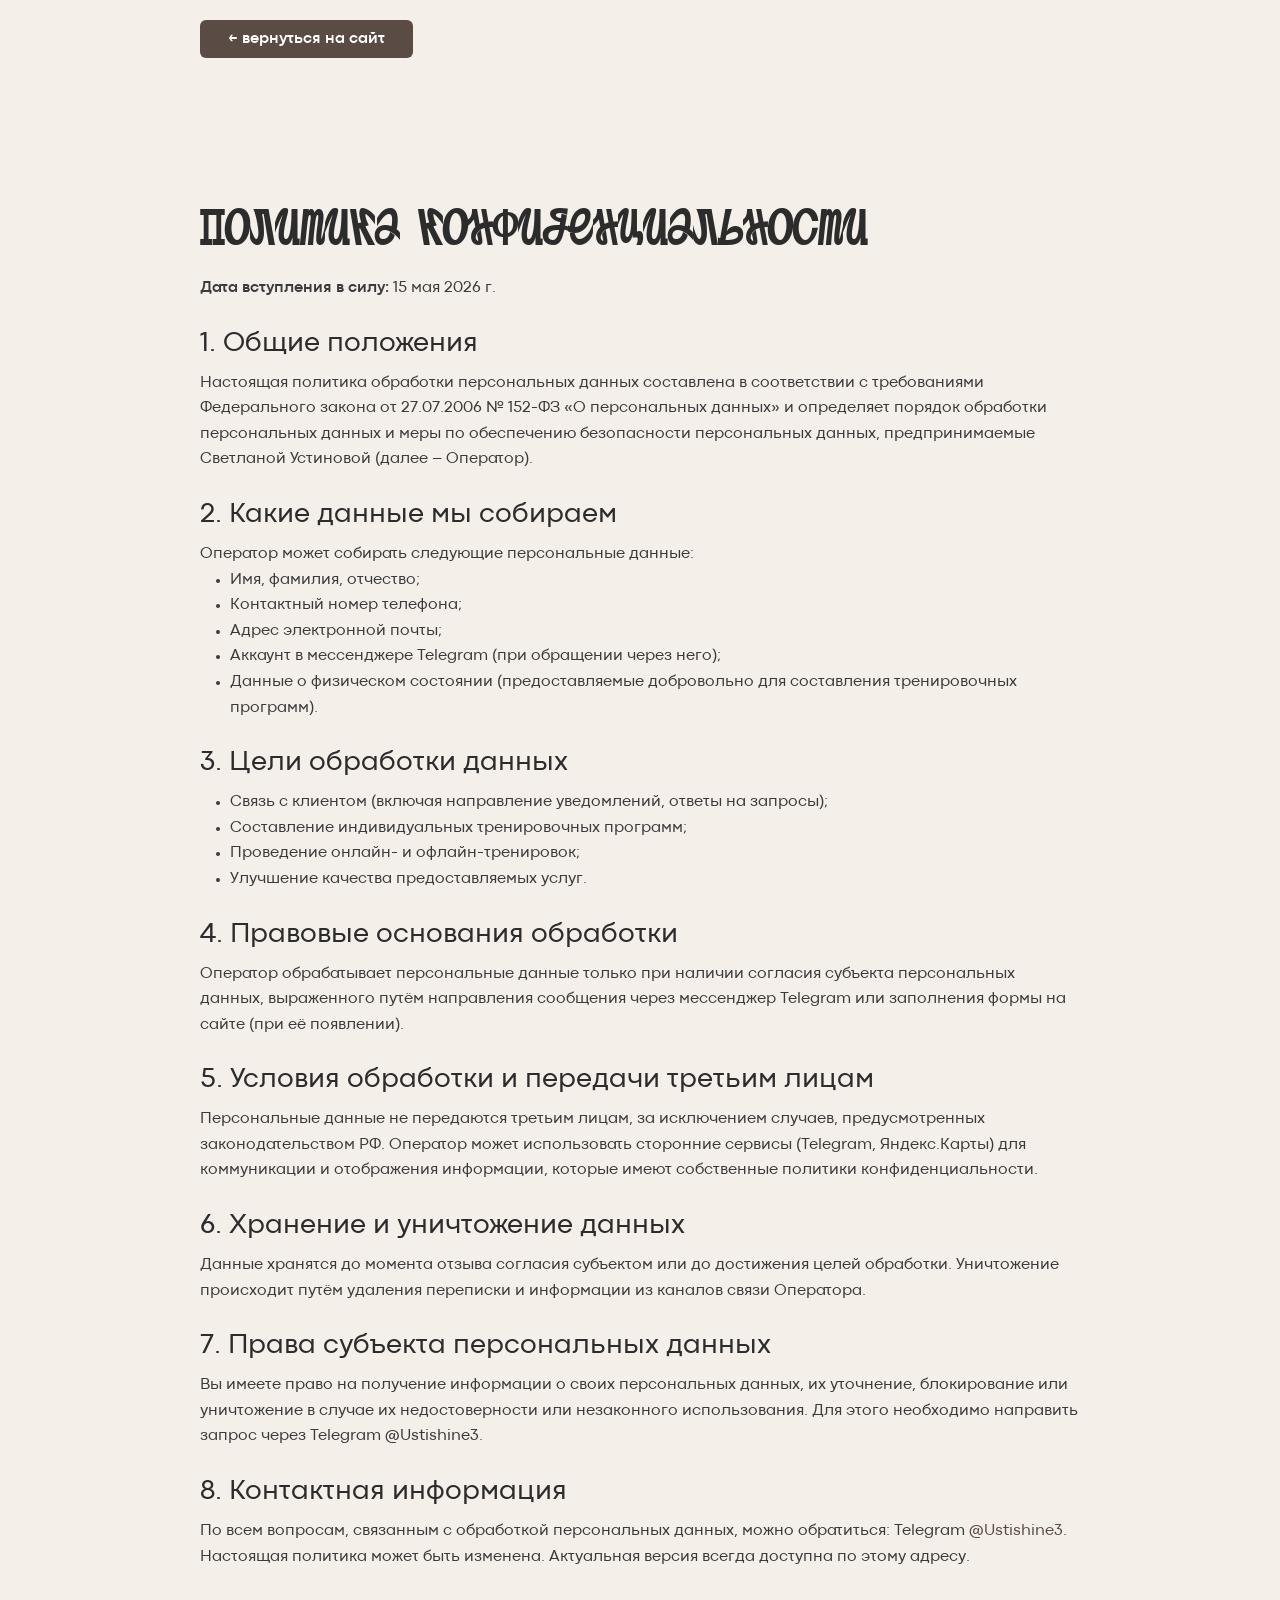
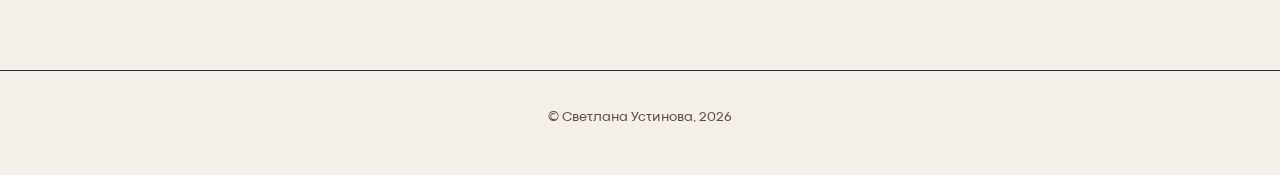
<file: privacy.html>
<!DOCTYPE html>
<html lang="ru">
<head>
  <meta charset="UTF-8">
  <meta name="viewport" content="width=device-width, initial-scale=1.0">
  <title>Политика конфиденциальности | Тренер Светлана Устинова</title>
  <style>
    /* ========== Базовые стили ========== */
    * {
      margin: 0;
      padding: 0;
      box-sizing: border-box;
    }

    body {
      font-family: 'Codec Pro', sans-serif;
      transition: background-color 0.2s ease, color 0.2s ease;
    }

    /* ========== Шрифты ========== */
    @font-face {
      font-family: 'Postertoaster';
      src: url('fonts/Postertoaster.ttf') format('truetype');
      font-weight: normal;
      font-style: normal;
    }

    @font-face {
      font-family: 'Codec Pro';
      src: url('fonts/CodecPro-Regular.ttf') format('truetype');
      font-weight: 400;
      font-style: normal;
    }

    @font-face {
      font-family: 'Codec Pro';
      src: url('fonts/CodecPro-Bold.ttf') format('truetype');
      font-weight: 700;
      font-style: normal;
    }

    /* ========== Тёмная тема (по умолчанию) ========== */
    body {
      background-color: #0a0a0a;
      color: #f5efe9;
    }

    .legal-page a,
    .footer a {
      color: #aaa;
    }

    .footer {
      border-top-color: rgba(255,255,255,0.05);
      background-color: #0a0a0a;
    }

    .btn-back {
      background: #5a4b45;
      color: #fff;
    }

    .btn-back:hover {
      background: #3f342f;
    }

    /* ========== Светлая тема ========== */
    @media (prefers-color-scheme: light) {
      body {
        background-color: #f4efe9;
        color: #2c2c2c;
      }

      .legal-page a,
      .footer a {
        color: #5a4b45;
      }

      .footer {
        border-top-color: rgba(0,0,0,0.1);
        background-color: #f4efe9;
      }

      .footer p {
        color: #5a4b45;
      }

      .btn-back {
        background: #5a4b45;
        color: #f4efe9;
      }

      .btn-back:hover {
        background: #3f342f;
        color: #fff;
      }

      .legal-page h1,
      .legal-page h2 {
        color: #2c2c2c;
      }

      .legal-page p,
      .legal-page li {
        color: #3a3a3a;
      }
    }

    /* ========== Стили страницы ========== */
    .legal-page {
      padding: 150px 60px 100px;
      max-width: 1000px;
      margin: 0 auto;
      background: inherit;
    }

    .legal-page h1 {
      font-family: 'Postertoaster', sans-serif;
      font-size: 60px;
      margin-bottom: 30px;
      font-weight: normal;
    }

    .legal-page h2 {
      font-size: 28px;
      margin: 30px 0 15px;
      font-weight: normal;
    }

    .legal-page p,
    .legal-page li {
      font-size: 16px;
      line-height: 1.6;
    }

    .legal-page ul {
      margin-left: 30px;
      margin-bottom: 20px;
    }

    .legal-page a {
      text-decoration: none;
      transition: 0.3s;
    }

    .legal-page a:hover {
      opacity: 0.7;
      text-decoration: underline;
    }

    /* Кнопка возврата */
    .back-button-wrapper {
      padding: 20px 60px 0;
      max-width: 1000px;
      margin: 0 auto;
    }

    .btn-back {
      display: inline-block;
      padding: 12px 28px;
      background: #5a4b45;
      color: #fff;
      text-decoration: none;
      font-weight: 700;
      border-radius: 6px;
      transition: 0.3s;
      font-family: 'Codec Pro', sans-serif;
    }

    /* Футер */
    .footer {
      padding: 40px 60px;
      border-top: 1px solid;
      text-align: center;
      font-size: 14px;
    }

    .footer-inner {
      max-width: 1200px;
      margin: 0 auto;
    }

    .footer p {
      margin-bottom: 12px;
    }

    @media (max-width: 768px) {
      .legal-page {
        padding: 120px 20px 60px;
      }
      .legal-page h1 {
        font-size: 40px;
      }
      .back-button-wrapper {
        padding: 20px 20px 0;
      }
      .footer {
        padding: 30px 20px;
      }
    }
  </style>
</head>
<body>

  <!-- Кнопка возврата вместо меню -->
  <div class="back-button-wrapper">
    <a href="index.html" class="btn-back">← вернуться на сайт</a>
  </div>

  <main class="legal-page">
    <h1>Политика конфиденциальности</h1>
    <p><strong>Дата вступления в силу:</strong> 15 мая 2026 г.</p>

    <h2>1. Общие положения</h2>
    <p>Настоящая политика обработки персональных данных составлена в соответствии с требованиями Федерального закона от 27.07.2006 № 152-ФЗ «О персональных данных» и определяет порядок обработки персональных данных и меры по обеспечению безопасности персональных данных, предпринимаемые Светланой Устиновой (далее – Оператор).</p>

    <h2>2. Какие данные мы собираем</h2>
    <p>Оператор может собирать следующие персональные данные:</p>
    <ul>
      <li>Имя, фамилия, отчество;</li>
      <li>Контактный номер телефона;</li>
      <li>Адрес электронной почты;</li>
      <li>Аккаунт в мессенджере Telegram (при обращении через него);</li>
      <li>Данные о физическом состоянии (предоставляемые добровольно для составления тренировочных программ).</li>
    </ul>

    <h2>3. Цели обработки данных</h2>
    <ul>
      <li>Связь с клиентом (включая направление уведомлений, ответы на запросы);</li>
      <li>Составление индивидуальных тренировочных программ;</li>
      <li>Проведение онлайн- и офлайн-тренировок;</li>
      <li>Улучшение качества предоставляемых услуг.</li>
    </ul>

    <h2>4. Правовые основания обработки</h2>
    <p>Оператор обрабатывает персональные данные только при наличии согласия субъекта персональных данных, выраженного путём направления сообщения через мессенджер Telegram или заполнения формы на сайте (при её появлении).</p>

    <h2>5. Условия обработки и передачи третьим лицам</h2>
    <p>Персональные данные не передаются третьим лицам, за исключением случаев, предусмотренных законодательством РФ. Оператор может использовать сторонние сервисы (Telegram, Яндекс.Карты) для коммуникации и отображения информации, которые имеют собственные политики конфиденциальности.</p>

    <h2>6. Хранение и уничтожение данных</h2>
    <p>Данные хранятся до момента отзыва согласия субъектом или до достижения целей обработки. Уничтожение происходит путём удаления переписки и информации из каналов связи Оператора.</p>

    <h2>7. Права субъекта персональных данных</h2>
    <p>Вы имеете право на получение информации о своих персональных данных, их уточнение, блокирование или уничтожение в случае их недостоверности или незаконного использования. Для этого необходимо направить запрос через Telegram @Ustishine3.</p>

    <h2>8. Контактная информация</h2>
    <p>По всем вопросам, связанным с обработкой персональных данных, можно обратиться: Telegram <a href="https://t.me/Ustishine3">@Ustishine3</a>.</p>

    <p>Настоящая политика может быть изменена. Актуальная версия всегда доступна по этому адресу.</p>
  </main>

  <footer class="footer">
    <div class="footer-inner">
      <p>© Светлана Устинова, 2026</p>
    </div>
  </footer>
</body>
</html>
</file>
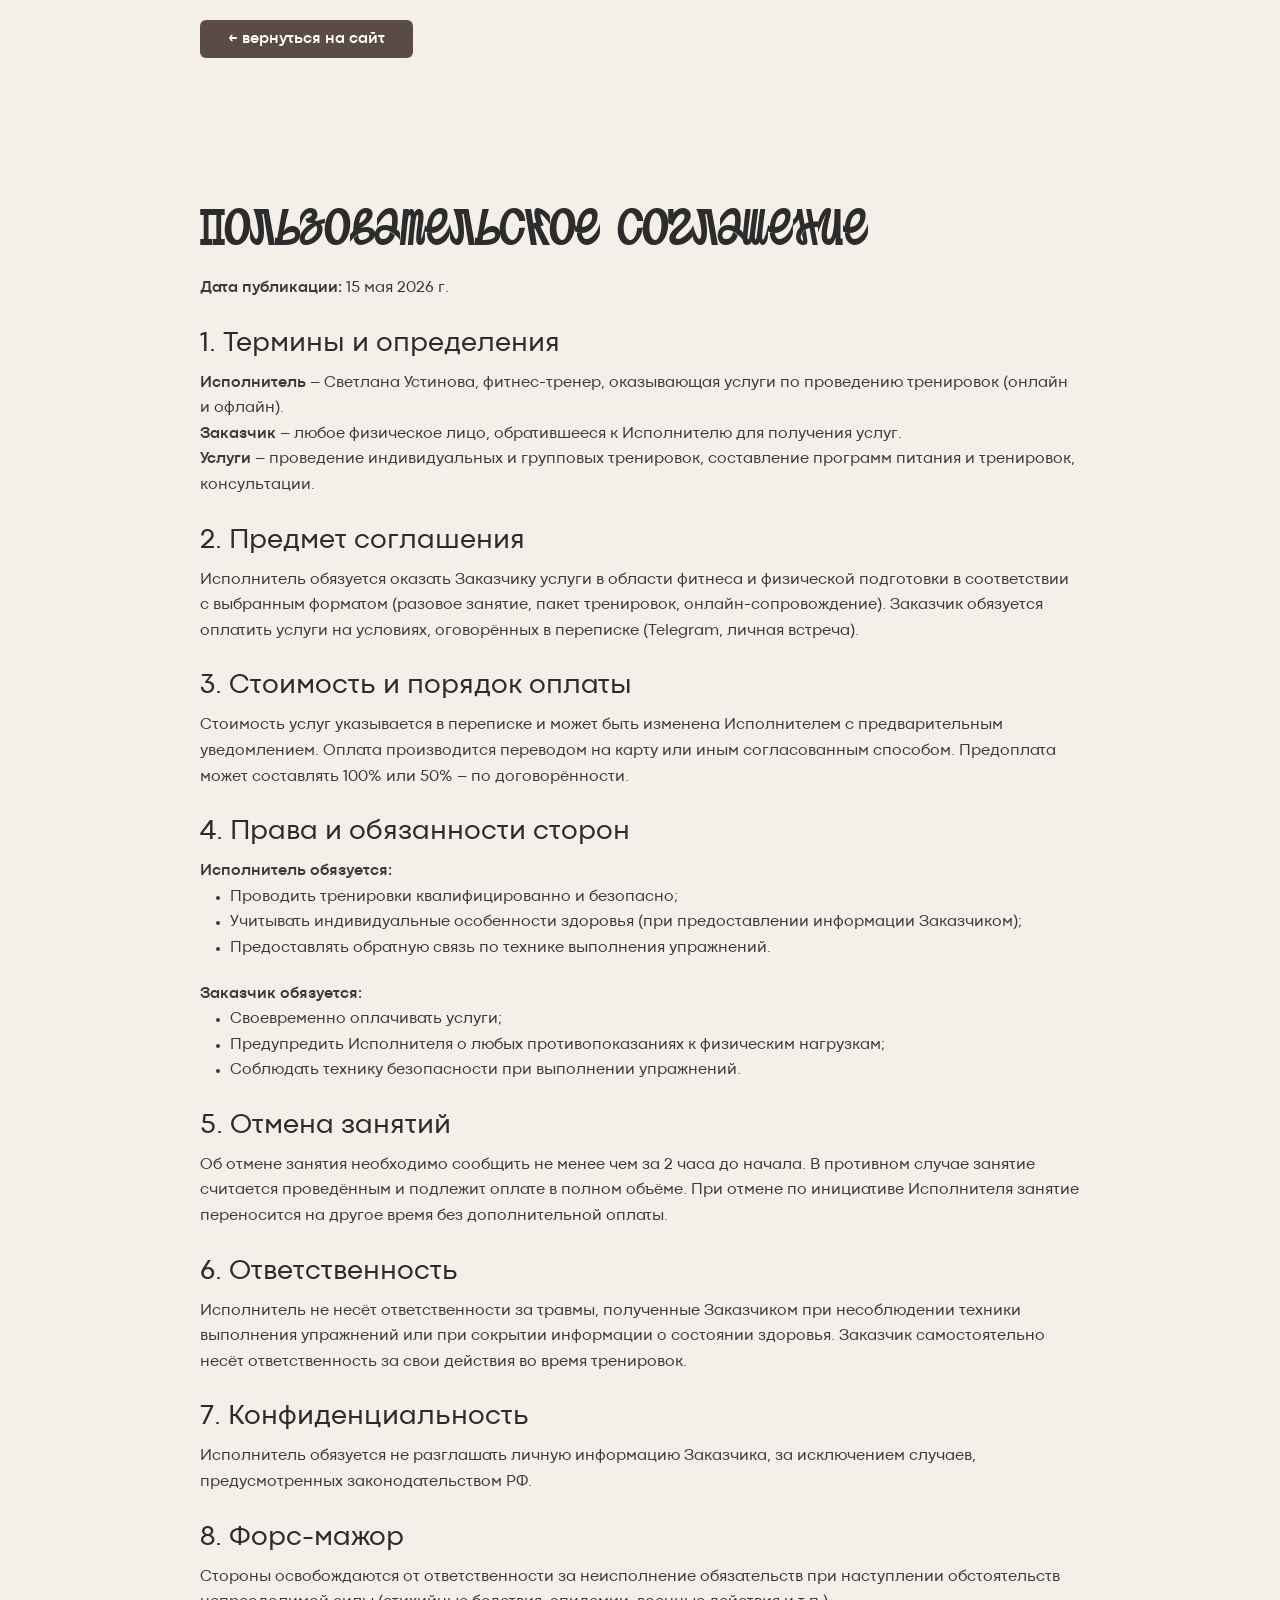
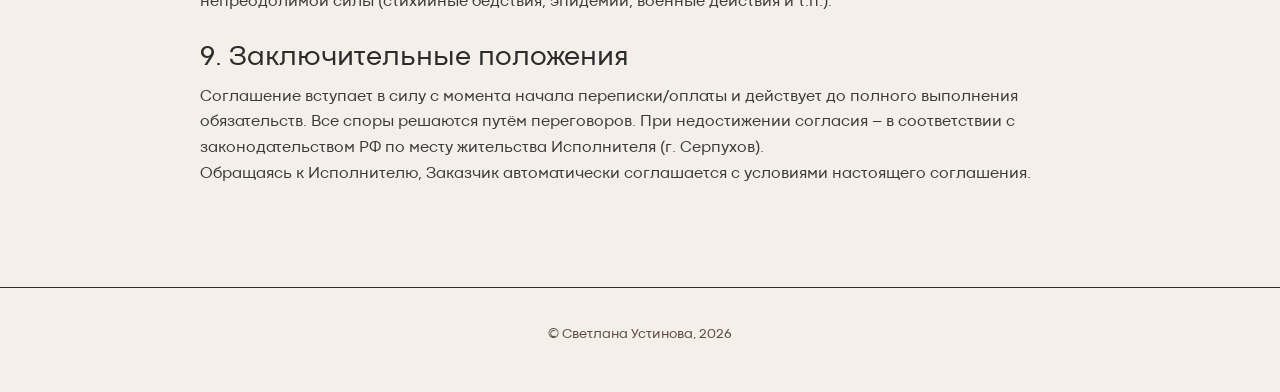
<file: terms.html>
<!DOCTYPE html>
<html lang="ru">
<head>
  <meta charset="UTF-8">
  <meta name="viewport" content="width=device-width, initial-scale=1.0">
  <title>Пользовательское соглашение | Тренер Светлана Устинова</title>
  <style>
    /* ========== Базовые стили ========== */
    * {
      margin: 0;
      padding: 0;
      box-sizing: border-box;
    }

    body {
      font-family: 'Codec Pro', sans-serif;
      transition: background-color 0.2s ease, color 0.2s ease;
    }

    /* ========== Шрифты ========== */
    @font-face {
      font-family: 'Postertoaster';
      src: url('fonts/Postertoaster.ttf') format('truetype');
      font-weight: normal;
      font-style: normal;
    }

    @font-face {
      font-family: 'Codec Pro';
      src: url('fonts/CodecPro-Regular.ttf') format('truetype');
      font-weight: 400;
      font-style: normal;
    }

    @font-face {
      font-family: 'Codec Pro';
      src: url('fonts/CodecPro-Bold.ttf') format('truetype');
      font-weight: 700;
      font-style: normal;
    }

    /* ========== Тёмная тема (по умолчанию) ========== */
    body {
      background-color: #0a0a0a;
      color: #f5efe9;
    }

    .legal-page a,
    .footer a {
      color: #aaa;
    }

    .footer {
      border-top-color: rgba(255,255,255,0.05);
      background-color: #0a0a0a;
    }

    .btn-back {
      background: #5a4b45;
      color: #fff;
    }

    .btn-back:hover {
      background: #3f342f;
    }

    /* ========== Светлая тема ========== */
    @media (prefers-color-scheme: light) {
      body {
        background-color: #f4efe9;
        color: #2c2c2c;
      }

      .legal-page a,
      .footer a {
        color: #5a4b45;
      }

      .footer {
        border-top-color: rgba(0,0,0,0.1);
        background-color: #f4efe9;
      }

      .footer p {
        color: #5a4b45;
      }

      .btn-back {
        background: #5a4b45;
        color: #f4efe9;
      }

      .btn-back:hover {
        background: #3f342f;
        color: #fff;
      }

      .legal-page h1,
      .legal-page h2 {
        color: #2c2c2c;
      }

      .legal-page p,
      .legal-page li {
        color: #3a3a3a;
      }
    }

    /* ========== Стили страницы ========== */
    .legal-page {
      padding: 150px 60px 100px;
      max-width: 1000px;
      margin: 0 auto;
      background: inherit;
    }

    .legal-page h1 {
      font-family: 'Postertoaster', sans-serif;
      font-size: 60px;
      margin-bottom: 30px;
      font-weight: normal;
    }

    .legal-page h2 {
      font-size: 28px;
      margin: 30px 0 15px;
      font-weight: normal;
    }

    .legal-page p,
    .legal-page li {
      font-size: 16px;
      line-height: 1.6;
    }

    .legal-page ul {
      margin-left: 30px;
      margin-bottom: 20px;
    }

    .legal-page a {
      text-decoration: none;
      transition: 0.3s;
    }

    .legal-page a:hover {
      opacity: 0.7;
      text-decoration: underline;
    }

    /* Кнопка возврата */
    .back-button-wrapper {
      padding: 20px 60px 0;
      max-width: 1000px;
      margin: 0 auto;
    }

    .btn-back {
      display: inline-block;
      padding: 12px 28px;
      background: #5a4b45;
      color: #fff;
      text-decoration: none;
      font-weight: 700;
      border-radius: 6px;
      transition: 0.3s;
      font-family: 'Codec Pro', sans-serif;
    }

    /* Футер */
    .footer {
      padding: 40px 60px;
      border-top: 1px solid;
      text-align: center;
      font-size: 14px;
    }

    .footer-inner {
      max-width: 1200px;
      margin: 0 auto;
    }

    .footer p {
      margin-bottom: 12px;
    }

    @media (max-width: 768px) {
      .legal-page {
        padding: 120px 20px 60px;
      }
      .legal-page h1 {
        font-size: 40px;
      }
      .back-button-wrapper {
        padding: 20px 20px 0;
      }
      .footer {
        padding: 30px 20px;
      }
    }
  </style>
</head>
<body>

  <!-- Кнопка возврата вместо меню -->
  <div class="back-button-wrapper">
    <a href="index.html" class="btn-back">← вернуться на сайт</a>
  </div>

  <main class="legal-page">
    <h1>Пользовательское соглашение</h1>
    <p><strong>Дата публикации:</strong> 15 мая 2026 г.</p>

    <h2>1. Термины и определения</h2>
    <p><strong>Исполнитель</strong> – Светлана Устинова, фитнес-тренер, оказывающая услуги по проведению тренировок (онлайн и офлайн).</p>
    <p><strong>Заказчик</strong> – любое физическое лицо, обратившееся к Исполнителю для получения услуг.</p>
    <p><strong>Услуги</strong> – проведение индивидуальных и групповых тренировок, составление программ питания и тренировок, консультации.</p>

    <h2>2. Предмет соглашения</h2>
    <p>Исполнитель обязуется оказать Заказчику услуги в области фитнеса и физической подготовки в соответствии с выбранным форматом (разовое занятие, пакет тренировок, онлайн-сопровождение). Заказчик обязуется оплатить услуги на условиях, оговорённых в переписке (Telegram, личная встреча).</p>

    <h2>3. Стоимость и порядок оплаты</h2>
    <p>Стоимость услуг указывается в переписке и может быть изменена Исполнителем с предварительным уведомлением. Оплата производится переводом на карту или иным согласованным способом. Предоплата может составлять 100% или 50% – по договорённости.</p>

    <h2>4. Права и обязанности сторон</h2>
    <p><strong>Исполнитель обязуется:</strong></p>
    <ul>
      <li>Проводить тренировки квалифицированно и безопасно;</li>
      <li>Учитывать индивидуальные особенности здоровья (при предоставлении информации Заказчиком);</li>
      <li>Предоставлять обратную связь по технике выполнения упражнений.</li>
    </ul>
    <p><strong>Заказчик обязуется:</strong></p>
    <ul>
      <li>Своевременно оплачивать услуги;</li>
      <li>Предупредить Исполнителя о любых противопоказаниях к физическим нагрузкам;</li>
      <li>Соблюдать технику безопасности при выполнении упражнений.</li>
    </ul>

    <h2>5. Отмена занятий</h2>
    <p>Об отмене занятия необходимо сообщить не менее чем за 2 часа до начала. В противном случае занятие считается проведённым и подлежит оплате в полном объёме. При отмене по инициативе Исполнителя занятие переносится на другое время без дополнительной оплаты.</p>

    <h2>6. Ответственность</h2>
    <p>Исполнитель не несёт ответственности за травмы, полученные Заказчиком при несоблюдении техники выполнения упражнений или при сокрытии информации о состоянии здоровья. Заказчик самостоятельно несёт ответственность за свои действия во время тренировок.</p>

    <h2>7. Конфиденциальность</h2>
    <p>Исполнитель обязуется не разглашать личную информацию Заказчика, за исключением случаев, предусмотренных законодательством РФ.</p>

    <h2>8. Форс-мажор</h2>
    <p>Стороны освобождаются от ответственности за неисполнение обязательств при наступлении обстоятельств непреодолимой силы (стихийные бедствия, эпидемии, военные действия и т.п.).</p>

    <h2>9. Заключительные положения</h2>
    <p>Соглашение вступает в силу с момента начала переписки/оплаты и действует до полного выполнения обязательств. Все споры решаются путём переговоров. При недостижении согласия – в соответствии с законодательством РФ по месту жительства Исполнителя (г. Серпухов).</p>

    <p>Обращаясь к Исполнителю, Заказчик автоматически соглашается с условиями настоящего соглашения.</p>
  </main>

  <footer class="footer">
    <div class="footer-inner">
      <p>© Светлана Устинова, 2026</p>
    </div>
  </footer>
</body>
</html>
</file>
